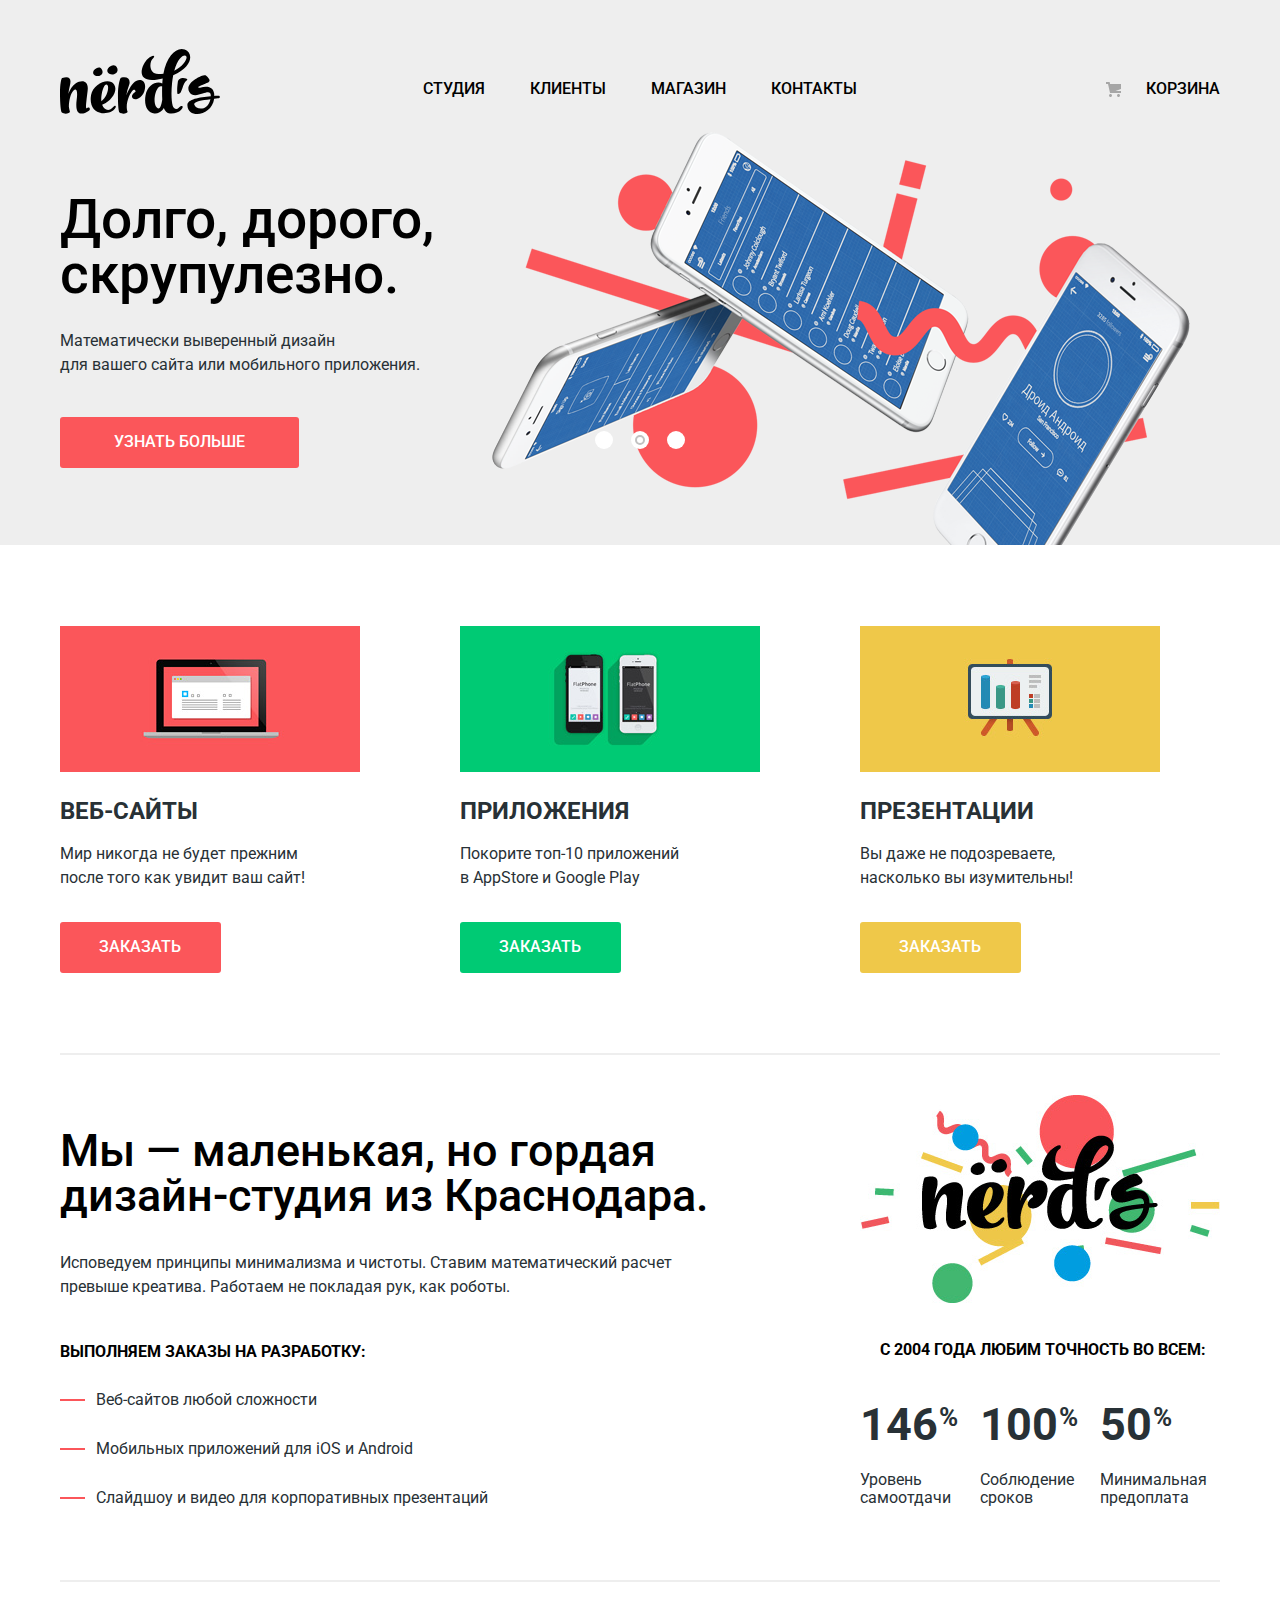
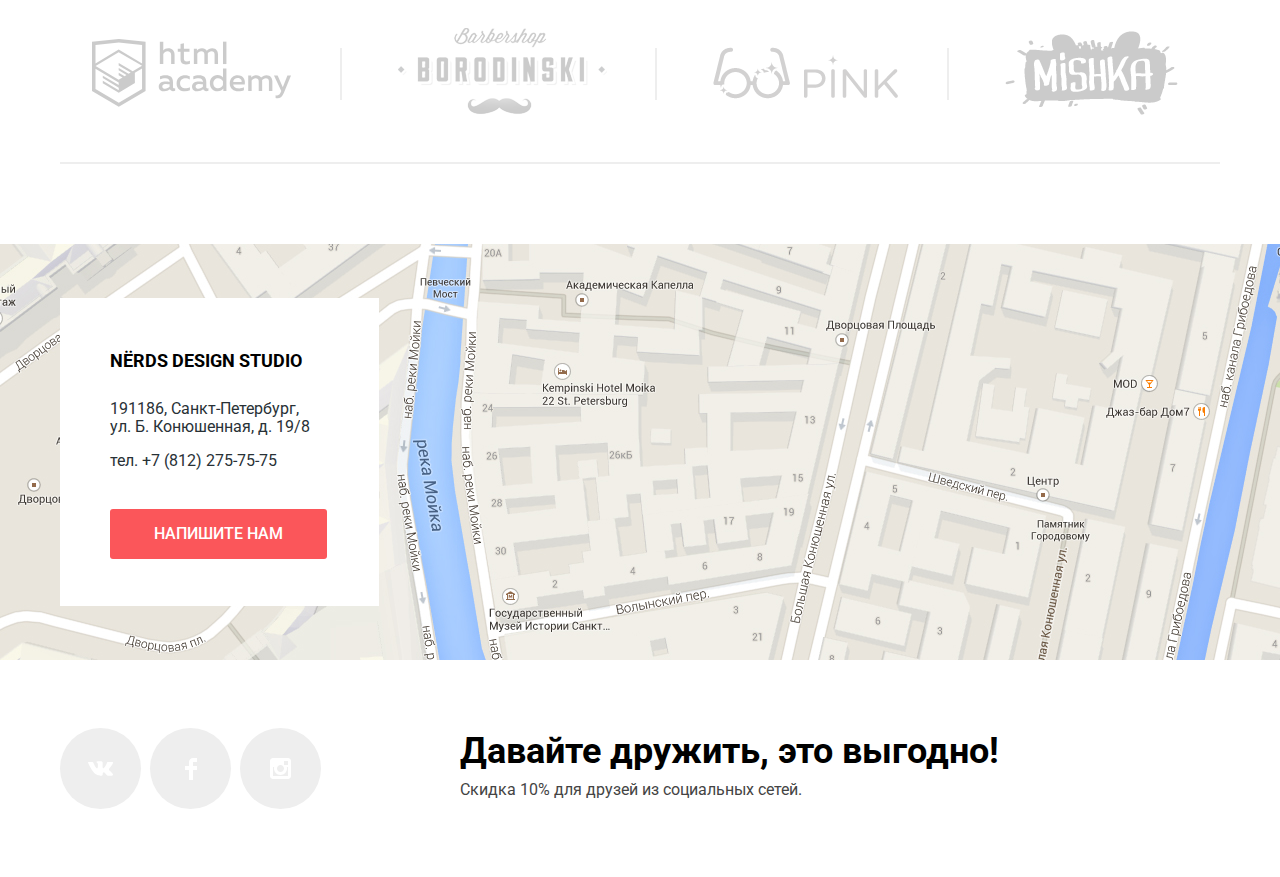
<file: index.html>
<!DOCTYPE html>
<html lang="ru">

<head>
  <meta charset="utf-8">
  <title>HTML Academy: Нёрдс</title>
  <link rel="icon" href="favicon.ico">
  <link rel="icon" href="img/32.svg" type="image/svg+xml">
  <link rel="apple-touch-icon" href="img/180.png">
  <link rel="manifest" href="manifest.webmanifest">
  <link rel="stylesheet" href="css/normalize.css">
  <link rel="stylesheet" href="css/style.css">
  <link href="https://fonts.googleapis.com/css2?family=Roboto:wght@400;500;700&display=swap" rel="stylesheet">
</head>

<body class="page index-grid">
  <header class="header-grid">
    <div class="flex-container">
      <nav class="nav">
        <a class="link nav-logo" href="index.html" aria-current="page">
          <img src="img/nerds-logo.svg" width="160" height="66" alt="Логотип дизайн-студии Нёрдс">
        </a>
        <ul class="nav-list nav-main">
          <li><a class="nav-link" href="#nowhere">Cтудия</a></li>
          <li><a class="nav-link" href="#nowhere">Клиенты</a></li>
          <li><a class="nav-link" href="catalog.html">Магазин</a></li>
          <li><a class="nav-link" href="#nowhere">Контакты</a></li>
        </ul>
        <ul class="nav-list nav-user">
          <li><a class="nav-link nav-link-icon" href="#nowhere">Корзина</a></li>
        </ul>
      </nav>
    </div>
  </header>
  <main class="main-grid">
    <div class="slider-wrapper">
      <div class="slider-navigation">
        <button type="button" aria-label="Первый слайд"></button>
        <button class="active-slide" type="button" aria-label="Второй слайд"></button>
        <button type="button" aria-label="Третий слайд"></button>
      </div>
      <div class="slider-visible">
        <div class="slider first-slide">
          <div class="slider-description">
            <p class="slider-main">Долго, дорого,<br> скрупулезно.</p>
            <p class="slider-text">Математически выверенный дизайн <br>для вашего сайта или мобильного приложения.</p>
            <a class="button link" href="#nowhere">Узнать больше</a>
          </div>
        </div>
      </div>
      <div class="slider-hidden">
        <div class="slider second-slide">
          <div class="slider-description">
            <p class="slider-main">Любим математику как никто другой</p>
            <p class="slider-text">Никакого креатива, только математические формулы <br> для расчета идеальных пропорций</p>
            <a class="button link" href="#nowhere">Узнать больше</a>
          </div>
        </div>
      </div>
      <div class="slider-hidden">
        <div class="slider third-slide">
          <div class="slider-description">
            <p class="slider-main">Только ночь, только хардкор</p>
            <p class="slider-text">Работать днем, как все? Мы против этого. <br> Ближе к полуночи работа только начинается.</p>
            <a class="button link" href="#nowhere">Узнать больше</a>
          </div>
        </div>
      </div>
    </div>
    <div class="flex-container">
      <h1 class="hidden">Дизайн-студия"Нёрдс"</h1>
      <div class="production-flex">
        <div class="production-item first-product">
          <h3 class="product">Веб-сайты</h3>
          <p>Мир никогда не будет прежним <br>после того как увидит ваш сайт!</p>
          <a class="button-site link" href="#nowhere">Заказать</a>
        </div>
        <div class="production-item second-product">
          <h3 class="product">Приложения</h3>
          <p>Покорите топ-10 приложений <br>в AppStore и Google Play</p>
          <a class="button-apps link" href="#nowhere">Заказать</a>
        </div>
        <div class="production-item third-product">
          <h3 class="product">Презентации</h3>
          <p>Вы даже не подозреваете,<br> насколько вы изумительны! </p>
          <a class="button-presentation link" href="#nowhere">Заказать</a>
        </div>
      </div>
      <div class="description-wrapper">
        <article class="descripton-flex-article">
          <p class="we-are">Мы — маленькая, но гордая дизайн-студия из Краснодара.</p>
          <p>Исповедуем принципы минимализма и чистоты. Ставим математический расчет превыше креатива. Работаем не покладая рук, как роботы.</p>
          <h3 class="about-article">Выполняем заказы на разработку:</h3>
          <ul class="feature-list">
            <li>Веб-сайтов любой сложности</li>
            <li>Мобильных приложений для iOS и Android</li>
            <li>Слайдшоу и видео для корпоративных презентаций</li>
          </ul>
        </article>
        <section class="description-flex-section">
          <img class="description-logo" src="img/nerds-illustration1.svg" alt="Логотип дизайн-студии Нёрдс" width="360" height="208">
          <p class="about">C 2004 года любим точность во всем:</p>
          <ul class="num-we-ul">
            <li class="we-are-li">
              <p class="num-we-are">146<span>%</span></p>
              <p class="num-description">Уровень самоотдачи</p>
            </li>
            <li class="we-are-li">
              <p class="num-we-are">100<span>%</span></p>
              <p class="num-description">Соблюдение сроков</p>
            </li>
            <li class="we-are-li">
              <p class="num-we-are">50<span>%</span></p>
              <p class="num-description">Минимальная предоплата</p>
            </li>
          </ul>
        </section>
      </div>
      <div class="partners">
        <div class="partners-item">
          <a href="https://htmlacademy.ru/intensive/htmlcss">
            <img src="img/htmlacalogo.svg" alt="HTML Academy" width="199" height="68">
          </a>
        </div>
        <div class="partners-item">
          <a href="#nowhere">
            <img src="img/borobarberlogo.svg" alt="Барбершоп Бородинский" width="209" height="90">
          </a>
        </div>
        <div class="partners-item">
          <a href="#nowhere">
            <img src="img/pinklogo.svg" alt="Pink" width="185" height="52">
          </a>
        </div>
        <div class="partners-item">
          <a href="#nowhere">
            <img src="img/mishkalogo.svg" alt="Mishka" width="173" height="84">
          </a>
        </div>
      </div>
    </div>
  </main>
  <footer class="footer-grid">
    <div class="relative-container">
      <div class="contact">
        <h2 class="about-article">NЁRDS DESIGN STUDIO</h2>
        <p class="contact-text">191186, Санкт-Петербург,<br>ул. Б. Конюшенная, д. 19/8</p>
        <a class="contact-tel" href="tel:+78122757575">тел. +7 (812) 275-75-75</a>
        <a class="button link contact-button" href="#nowhere">Напишите нам</a>
      </div>
    </div>
    <div class="contact-wrapper">
      <div class="map-bg">
        <iframe class="map-frame" src="https://yandex.ru/map-widget/v1/?um=constructor%3Adb77d1e84a5fc73fb3226b933257e547a4a69286e30585495268ab61ce74e3e4&amp;source=constructor"></iframe>
      </div>
    </div>
    <div class="flex-container">
      <div class="social-footer">
        <section class="icons-social-flex">
          <a class="social-icon" href="https://vk.com/htmlacademy">
            <img src="img/vk-ico.svg" alt="Вконтакте" width="26" height="15"></a>
          <a class="social-icon" href="https://www.facebook.com/htmlacademy/">
            <img src="img/fb-ico.svg" alt="Facebook" width="12" height="22"></a>
          <a class="social-icon" href="https://www.instagram.com/htmlacademy/">
            <img src="img/insta-ico.svg" alt="Instagram" width="21" height="21"></a>
        </section>
        <article class="social-description-article">
          <h2 class="social-header">Давайте дружить, это выгодно!</h2>
          <p class="social-description"> Скидка 10% для друзей из социальных сетей.</p>
        </article>
      </div>
    </div>
  </footer>
    <div class="modal-wrapper hidden">
      <div class="modal-form">
        <h2>Напишите нам</h2>
        <button type="button" class="modal-escape" aria-label="Закрыть форму обратной связи"></button>
        <form class="form-flex" method="GET" action="https://echo.htmlacademy.ru">
          <fieldset class="modal-fieldset">
            <legend>Ваше имя:</legend>
            <input class="name-form form-input" type="text" placeholder="Имя Фамилия" id="customer-name" name="name">
          </fieldset>
          <fieldset class="modal-fieldset">
            <legend>Ваш email:</legend>
            <input class="mail-form form-input" type="text" placeholder="email@example.com" id="customer-mail" name="mail">
          </fieldset>
          <fieldset class="modal-fieldset">
            <legend>Текст письма:</legend>
            <textarea class="text-form form-input" placeholder="В свободной форме" id="customer-text" name="text" cols="30" rows="10"></textarea>
          </fieldset>
          <button type="submit" class="button modal-button">Отправить</button>
        </form>
      </div>
    </div>
    <script src="js/script.js"></script>
</body>
</html>
</file>
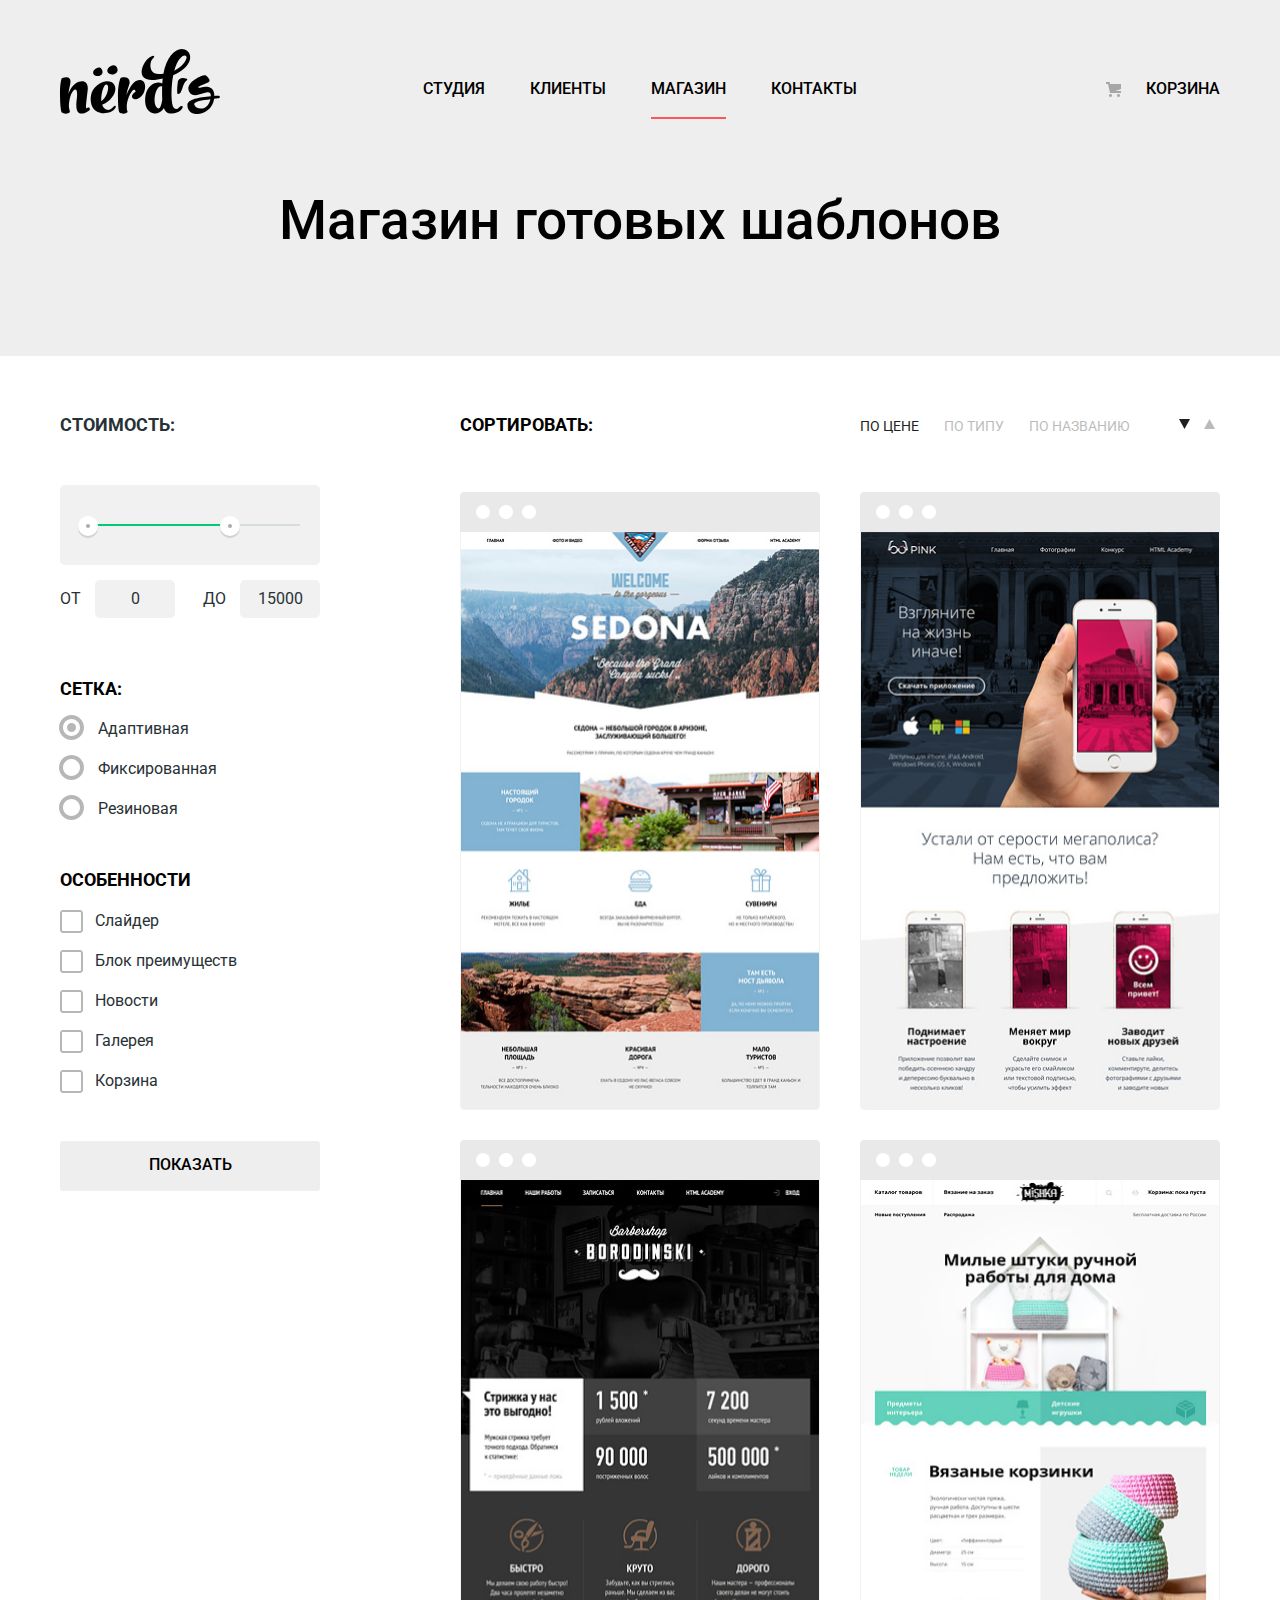
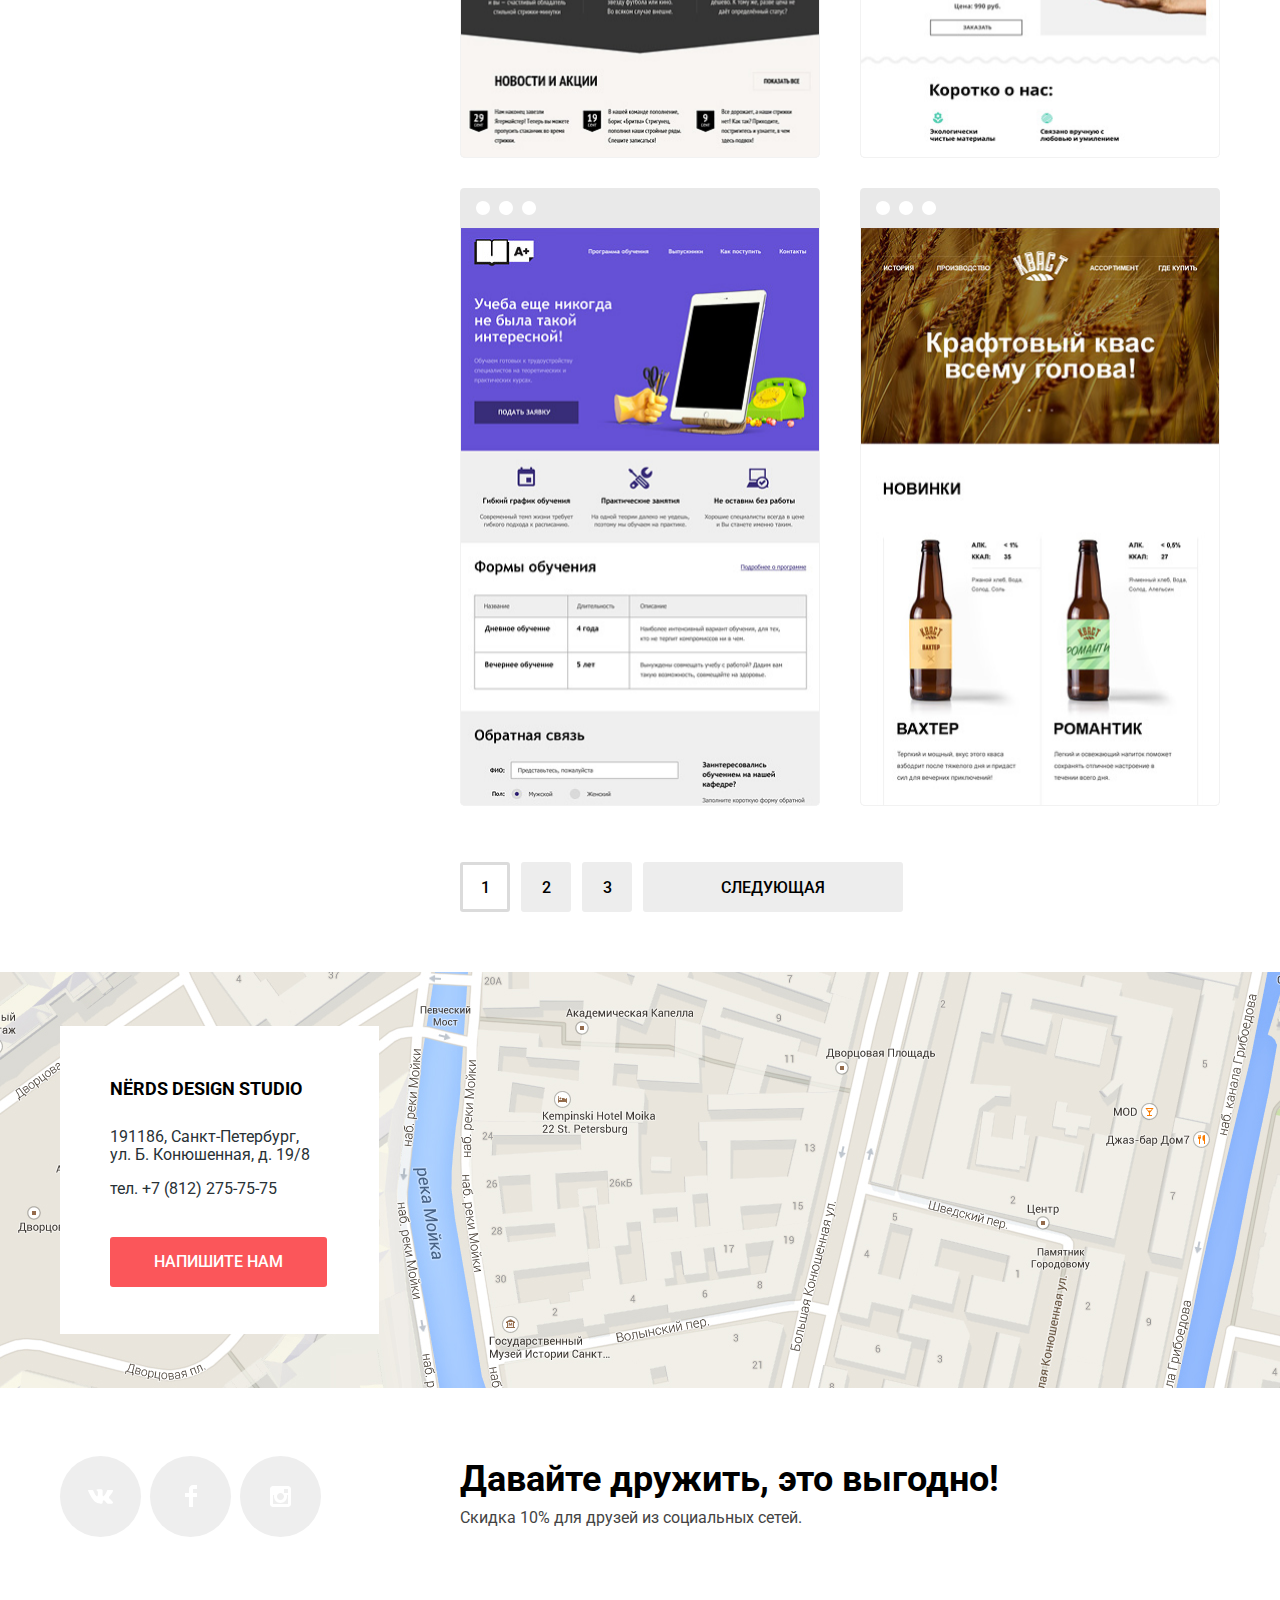
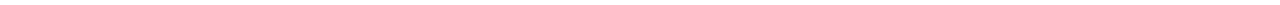
<file: catalog.html>
<!DOCTYPE html>
<html lang="ru">

<head>
  <meta charset="utf-8">
  <title>HTML Academy: Нёрдс</title>
  <link rel="icon" href="favicon.ico">
  <link rel="icon" href="img/32.svg" type="image/svg+xml">
  <link rel="apple-touch-icon" href="img/180.png">
  <link rel="manifest" href="manifest.webmanifest">
  <link rel="stylesheet" href="css/normalize.css">
  <link rel="stylesheet" href="css/style.min.css">
  <link href="https://fonts.googleapis.com/css2?family=Roboto:wght@400;500;700&display=swap" rel="stylesheet">
</head>

<body class="page index-grid">
  <header class="header-grid">
    <div class="flex-container">
      <nav class="nav">
        <a class="link nav-logo" href="index.html">
          <img src="img/nerds-logo.svg" width="160" height="66" alt="Логотип дизайн-студии Нёрдс">
        </a>
        <ul class="nav-list nav-main">
          <li><a class="nav-link" href="#nowhere">Cтудия</a></li>
          <li><a class="nav-link" href="#nowhere">Клиенты</a></li>
          <li><a class="nav-link" href="catalog.html" aria-current="page">Магазин</a></li>
          <li><a class="nav-link" href="#nowhere">Контакты</a></li>
        </ul>
        <ul class="nav-list nav-user">
          <li><a class="nav-link nav-link-icon" href="#nowhere">Корзина</a></li>
        </ul>
      </nav>
      <h1 class="page-description">Магазин готовых шаблонов</h1>
    </div>
  </header>

  <main class="catalog-main-grid">
    <aside class="aside-flex">
      <form method="GET" action="https://echo.htmlacademy.ru">
        <fieldset class="filter-item">
          <legend>Стоимость:</legend>
          <div class="range-filter">
            <div class="range-controls">
              <div class="scale">
                <div class="bar"></div>
              </div>
              <div class="toggle toggle-min"></div>
              <div class="toggle toggle-max"></div>
            </div>
            <div class="price-controls">
              <label class="min-price">
            от <input class="clear-input" type="number" name="min-price" value="0">
          </label>
              <label class="max-price">
            до <input class="clear-input" type="number" name="max-price" value="15000">
          </label>
            </div>
          </div>
        </fieldset>
        <fieldset class="grid-field">
          <legend class="filter-legend">Сетка:</legend>
          <ul class="grid">
            <li>
              <input class="radio-button" type="radio" name="grid_type" value="adapt" id="grid_adapt" checked>
              <label for="grid_adapt">Адаптивная</label>
            </li>
            <li>
              <input class="radio-button" type="radio" name="grid_type" value="fix" id="grid_fix">
              <label for="grid_fix">Фиксированная</label>
            </li>
            <li>
              <input class="radio-button" type="radio" name="grid_type" value="flex" id="grid_flex">
              <label for="grid_flex">Резиновая</label>
            </li>
          </ul>
        </fieldset>
        <fieldset class="filter-item specs">
          <legend class="filter-legend">Особенности</legend>
          <ul class="specs-check">
            <li>
              <input class="check-box" type="checkbox" name="slider" value="slider" id="specs_slider">
              <label for="specs_slider">Слайдер</label>
            </li>
            <li>
              <input class="check-box" type="checkbox" name="advantages" value="advantages" id="specs_adv">
              <label for="specs_adv">Блок преимуществ</label>
            </li>
            <li>
              <input class="check-box" type="checkbox" name="news" value="news" id="specs_news">
              <label for="specs_news">Новости</label>
            </li>
            <li>
              <input class="check-box" type="checkbox" name="gallery" value="gallery" id="specs_gallery">
              <label for="specs_gallery">Галерея</label>
            </li>
            <li>
              <input class="check-box" type="checkbox" name="bin" value="bin" id="specs_bin">
              <label for="specs_bin">Корзина</label>
            </li>
          </ul>
        </fieldset>
        <button class="submit" type="submit">Показать</button>
      </form>
    </aside>
    <section class="catalog-items shop-flex">
      <div class="filter-wrapper">
        <h2 class="sort-legend">Сортировать:</h2>
        <div class="items-sorting">
          <a>По цене</a>
          <a href="#nowhere">По типу</a>
          <a href="#nowhere">По названию</a>
          <div class="directions">
          <a class="arrow-down"></a>
          <a class="arrow-up" href="#nowhere"></a>
        </div>
        </div>
      </div>
      <h2 class="hidden">Шаблоны сайтов</h2>
      <div class="catalog-page">
        <div class="catalog-item">
          <div class="item-info">
            <a class="link" href="#nowhere">
              <h3>Sedona</h3>
            </a>
            <p>Информационный сайт <br> для туристов</p>
            <button type="button" class="item-button">9 900 ₽</button>
          </div>
          <img class="item-img" src="img/sedona.png" width="358" height="578" alt="SEDONA">
        </div>
        <div class="catalog-item">
          <div class="item-info">
            <a class="link" href="#nowhere">
              <h3>Pink App</h3>
            </a>
            <p>Продуктовый лендинг приложения для iOS и Android</p>
            <button type="button" class="item-button">9 900 ₽</button>
          </div>
          <img class="item-img" src="img/pink.png" width="358" height="578" alt="Pink">
        </div>
        <div class="catalog-item">
          <div class="item-info">
            <a class="link" href="#nowhere">
              <h3>Barbershop</h3>
            </a>
            <p>Сайт салона красоты. <br> Для мужчин, да.</p>
            <button type="button" class="item-button">9 900 ₽</button>
          </div>
          <img class="item-img" src="img/barbershop.png" width="358" height="578" alt="Barbershop">
        </div>
        <div class="catalog-item">
          <div class="item-info">
            <a class="link" href="#nowhere">
              <h3>MISHKA</h3>
            </a>
            <p>Интернет-магазин <br> вязаных игрушек</p>
            <button type="button" class="item-button">9 900 ₽</button>
          </div>
          <img class="item-img" src="img/mishka.png" width="358" height="578" alt="Mishka">
        </div>
        <div class="catalog-item">
          <div class="item-info">
            <a class="link" href="#nowhere">
              <h3>A Plus</h3>
            </a>
            <p>Лендинг курсов повышения квалификации</p>
            <button type="button" class="item-button">9 900 ₽</button>
          </div>
          <img class="item-img" src="img/aplus.png" width="358" height="578" alt="APlus">
        </div>
        <div class="catalog-item">
          <div class="item-info">
            <a class="link" href="#nowhere">
              <h3>КВАСТ</h3>
            </a>
            <p>Промо-сайт производителя <br> крафтового кваса</p>
            <button type="button" class="item-button">9 900 ₽</button>
          </div>
          <img class="item-img" src="img/kvast.png" width="358" height="578" alt="Kvast">
        </div>
      </div>
      <ul class="pagination-list">
        <li class="current-list">
          <a class="link">1</a>
        </li>
        <li>
          <a class="link" href="#nowhere">2</a>
        </li>
        <li>
          <a class="link" href="#nowhere">3</a>
        </li>
        <li>
          <a class="further-list link" href="#nowhere">Следующая</a>
        </li>
      </ul>
    </section>
  </main>
  <footer class="footer-grid">
    <div class="relative-container">
      <div class="contact">
        <h2 class="about-article">NЁRDS DESIGN STUDIO</h2>
        <p class="contact-text">191186, Санкт-Петербург,<br>ул. Б. Конюшенная, д. 19/8</p>
        <a class="contact-tel" href="tel:+78122757575">тел. +7 (812) 275-75-75</a>
        <a class="button link contact-button" href="#nowhere">Напишите нам</a>
      </div>
    </div>
    <div class="contact-wrapper">
      <div class="map-bg">
        <iframe class="map-frame" src="https://yandex.ru/map-widget/v1/?um=constructor%3Adb77d1e84a5fc73fb3226b933257e547a4a69286e30585495268ab61ce74e3e4&amp;source=constructor"></iframe>
      </div>
    </div>
    <div class="flex-container">
      <div class="social-footer">
        <section class="icons-social-flex">
          <a class="social-icon" href="https://vk.com/htmlacademy">
            <img src="img/vk-ico.svg" alt="Вконтакте" width="26" height="15"></a>
          <a class="social-icon" href="https://www.facebook.com/htmlacademy/">
            <img src="img/fb-ico.svg" alt="Facebook" width="12" height="22"></a>
          <a class="social-icon" href="https://www.instagram.com/htmlacademy/">
            <img src="img/insta-ico.svg" alt="Instagram" width="21" height="21"></a>
        </section>
        <article class="social-description-article">
          <h2 class="social-header">Давайте дружить, это выгодно!</h2>
          <p class="social-description"> Скидка 10% для друзей из социальных сетей.</p>
        </article>
      </div>
    </div>
  </footer>
  <div class="hidden">
    <div class="modal-wrapper">
      <div class="modal-form">
        <h2>Напишите нам</h2>
        <button type="button" class="modal-escape" aria-label="Закрыть форму обратной связи"></button>
        <form class="form-flex" method="GET" action="https://echo.htmlacademy.ru">
          <fieldset class="modal-fieldset">
            <legend>Ваше имя:</legend>
            <input class="name-form form-input" type="text" placeholder="Имя Фамилия" id="customer-name" name="name">
          </fieldset>
          <fieldset class="modal-fieldset">
            <legend>Ваш email:</legend>
            <input class="mail-form form-input" type="text" placeholder="email@example.com" id="customer-mail" name="mail">
          </fieldset>
          <fieldset class="modal-fieldset">
            <legend>Текст письма:</legend>
            <textarea class="text-form form-input" placeholder="В свободной форме" id="customer-text" name="text" cols="30" rows="10"></textarea>
          </fieldset>
          <button type="submit" class="button modal-button">Отправить</button>
        </form>
      </div>
    </div>
  </div>
</body>

</html>
</file>
<file: css/style.css>
:root {
  --background: #ffffff;
  --nav-color: #eeeeee;
  --non-basic-black: #283136;
  --basic-black: #000000;
  --active-black: rgba(0, 0, 0, 0.3);
  --red-nav: #FB565A;
  --hover-red-nav: #e74246;
  --active-red-nav: #D7373B;
  --green: #00CA74;
  --hover-green: #00BC6C;
  --active-green: #00AA62;
  --mustard: #EFC849;
  --hover-mustard: #EAB534;
  --active-mustard: #E5A722;
  --social: #444444;
  --shadow: rgba(0, 1, 1, 0.1);
  --grey: #A6A6A6;
  --input-border: #D7DCDE;
  --range: #f1f1f1;
  --input-grey: #ababab;
  --border-item: #f2f2f2;
  --input-shadow: #cfcfcf;
  --slider-active: #c1c1c1;
  --input-border-hover: #B4B9BB;
  --sorting-color: #231F20;
  --submit-hover: #dfdfdf;
  --submit-active: #d5d5d5;
  --contact-text: rgba(102, 102, 102, 1)
}


/* Global */

.page {
  min-width: 1200px;
  margin: 0;
  padding: 0;
  font-family: "Roboto", Verdana, sans-serif;
  font-size: 16px;
  line-height: 24px;
  font-weight: 400;
  color: var(--non-basic-black);
  background-color: var(--background);
}


li {
  list-style: none;
}

.slider-visible {
  display: block;
}

.slider-hidden {
  display: none;
}

.hidden {
display: none;
}

.show {
  display: block;
}

.link {
  text-decoration: none;
  text-transform: uppercase;
  font-weight: 500;
  line-height: 30px;
  background-color: transparent;
  line-height: 18px;
}
/* Grid */

.index-grid {
  min-height: 1vw;
  display: grid;
  grid-template-rows: min-content 1fr min-content;
}

.header-grid {
  grid-row: 1/1;
  justify-content: center;
  background-color: var(--nav-color);
}

.main-grid {
  grid-row: 2/2;
  display: flex;
  flex-direction: column;
  justify-content: center;
}

.footer-grid {
  grid-row: 3/3;
}

.catalog-main-grid {
  grid-row: 2/2;
  display: grid;
  grid-template-columns: 260px 760px;
  margin: 0 auto;
  gap: 140px;
  padding: 0 20px;
  width: 1160px;
}

.aside-grid {
  grid-column: 1/2;
  display: flex;
}

.catalog-items {
  grid-column: 2/3;
  display: flex;
}

.flex-container {
  margin: 0 auto;
  padding: 0 20px;
  width: 1160px;
  box-sizing: content-box;
}

.relative-container {
  margin: 0 auto;
  padding: 0 20px;
  width: 1160px;
  position: relative;
} 
.slider-wrapper {
  background-color: var(--nav-color);
  margin-top: -5px;
}

.slider-navigation {
  position: absolute;
  margin-top: 308px;
  width: 100%;
  display: flex;
  justify-content: center;
}

.slider-navigation button {
  list-style: none;
  height: 18px;
  width: 18px;
  background-color: var(--background);
  border-radius: 50%;
  margin: 9px;
  border: none;
}

.active-slide::before {
  position: absolute;
  content: "";
  margin-top: -5px;
  margin-left: -5px;
  width: 6px;
  height: 6px;
  border: 2px solid var(--slider-active);
  border-radius: 50%;
  z-index: 5;
}

.nav {
  display: grid;
  grid-template-columns: 1fr 2fr 1fr;
  gap: 40px;
  padding-top: 48px;
}

.nav-logo {
  justify-self: start;
}

.nav-main {
  justify-self: center;
}

.nav-user {
  justify-self: end;
}

.nav-list {
  display: flex;
  justify-content: center;
  flex-wrap: wrap;
  margin: 11px 0 0 -45px;
  padding: 0;
}

.nav-link {
  display: grid;
  grid-auto-flow: column;
  gap: 25px;
  margin-left: 45px;
  padding-top: 15px;
  padding-bottom: 15px;
  line-height: 30px;
  font-size: 16px;
  font-weight: 500;
  text-decoration: none;
  text-transform: uppercase;
  color: var(--basic-black);
}

.nav-link:hover {
  color: var(--red-nav);
}

.nav-link:active {
  color: var(--active-black);
}

.nav-link[aria-current="page"] {
  box-shadow: inset 0 -2px 0 0 var(--red-nav);
}

.nav-link-icon::before {
  content: "";
  align-self: center;
  width: 15px;
  height: 15px;
  background-image: url("../img/cart-icon.svg");
  background-repeat: no-repeat;
}

.arrow-up {
  padding: 5px;
  margin: 0;
  content: url(../img/icon-up-dir.svg);
}

.arrow-down {
  padding: 5px;
  margin: 0;
  content: url(../img/icon-down-dir.svg);
}

.production-flex {
  display: flex;
  flex-direction: row;
  max-width: 300px;
  justify-content: space-between;
  margin-top: 81px;
  margin-bottom: 77px;
}

.production-item {
  margin-right: 100px;
  width: 300px;
  height: 350px;
  display: block;
  background-position-x: left;
  background-position-y: top;
  background-repeat: no-repeat;
}

.first-product {
  background-image: url(../img/site.png);
}

.second-product {
  background-image: url(../img/app.png);
}

.third-product {
  background-image: url(../img/present.png);
}

.partners-item {
  display: flex;
  position: relative;
  align-items: center;
  justify-self: center;
}

.partners-item + .partners-item::before {
  content: "";
  position: absolute;
  height: 52px;
  width: 2px;
  background-color: var(--nav-color);
  margin-left: -58px;
  margin-top: 2px;
}

.partners {
  display: flex;
  border-top: var(--nav-color) 2px solid;
  border-bottom: var(--nav-color) 2px solid;
  padding-top: 46px;
  align-items: center;
  justify-content: space-between;
  padding-left: 32px;
  padding-right: 42px;
  padding-bottom: 44px;
  margin-bottom: 30px;
}

.partners a {
  opacity: 20%;
  display: flex;
  align-content: center;
  justify-content: center;
}

.partners-item img {
  display: flex;
  align-self: center;
  justify-self: center;
}

.partners a:hover {
  opacity: 100%;
}

.partners a:active {
  opacity: 10%;
}

.description-wrapper {
  display: flex;
  justify-content: space-between;
  height: 485px;
  flex-direction: row;
  border-top: var(--nav-color) 2px solid;
  padding-top: 40px;
  margin-bottom: 0;
}

.descripton-flex-article {
  width: 650px;
}

.descripton-flex-section {
  justify-content: center;
  align-content: center;
}

.description-logo {
  margin-left: 45px;
  margin-bottom: 12px;
}

.slider {
  margin-top: 0px;
  align-content: flex-start;
  justify-content: flex-start;
  display: flex;
  height: 431px;
  flex-direction: row;
  margin: 0 auto;
  padding: 0 20px;
  width: 1160px;
  box-sizing: content-box;
  background-repeat: no-repeat;
  background-position-x: 428px;
  background-position-y: -4px;
}


.aside-flex {
  display: flex;
  justify-content: flex-start;
  align-content: flex-start;
  flex-direction: column;
  padding-top: 6px;
}

.shop-flex {
  display: flex;
  justify-self: end;
  flex-wrap: wrap;
  flex-direction: column;
}

.filter-wrapper {
  display: flex;
  flex-wrap: wrap;
  align-items: center;
  margin-top: 40px;
  margin-bottom: 35px;
  justify-content: space-between;
}

.filter-wrapper a {
  text-align: end;
  margin-left: 25px;
}

.catalog-page {
  margin-top: 2px;
  display: grid;
  grid-template-columns: 1fr 1fr;
  column-gap: 40px;
  row-gap: 30px;
  margin-bottom: 40px;
}

.page-description {
  font-weight: 500;
  font-size: 55px;
  line-height: 100%;
  color: var(--basic-black);
  text-align: center;
  margin-bottom: 108px;
  margin-top: 74px;
}

.nav-center {
  text-align: center;
}

.num-we-ul {
  display: flex;
  flex-direction: row;
  align-items: flex-start;
}

.we-are-li {
  display: flex;
  flex-wrap: wrap;
  justify-content: start;
  width: 100px;
  margin-left: 5px;
  margin-top: 15px;
  padding-right: 15px;
}

.we-are-li p {
  margin: 0;
}

.feature-list {
  display: flex;
  flex-direction: column;
  gap:25px;
  padding-left: 34px;
  margin-top: 24px;
}

.feature-list li {
  padding-left: 2px;
}

.feature-list li::before {
  content: "";
  position: absolute;
  width: 25px;
  height: 2px;
  background-color: var(--red-nav);
  margin-top: 11px;
  margin-left: -36px;
}

.num-we-are span {
  font-size: 26px;
  line-height: 40px;
  align-content: start;
  margin-top: 4px;
  margin-left: 1px;
}

.catalog-item {
  box-sizing: border-box;
  display: grid;
  grid-template-columns: auto;
  grid-template-rows: 1fr min-content;
  background-image: url(../img/browser.svg);
  background-repeat: no-repeat;
  padding-top: 40px;
  border-top: 0px;
  border-bottom-left-radius: 5px;
  border-bottom-right-radius: 5px;
  overflow: auto;
}

.catalog-item:hover,
.catalog-item:focus-within {
  background-image: url(../img/browser-hover.svg);
  box-shadow: 0px 6px 15px rgba(0, 1, 1, 0.25);
}

.catalog-item a {
  text-align: center;
  color: var(--basic-black);
}

.catalog-item p {
  line-height: 18px;
  margin-top: 5px;
  text-align: center;
}


/* Кнопки */

.button {
  color: var(--background);
  background-color: var(--red-nav);
  border-radius: 3px;
  padding: 15px 54px 17px 54px;
  line-height: 18px;
  border: none;
  outline: none;
}

.button:hover {
  background-color: var(--hover-red-nav);
}

.button:active {
  background-color: var(--active-red-nav);
  box-shadow: inset 0px 3px 0px var(--shadow);
}

.button-site {
  color: var(--background);
  background-color: var(--red-nav);
  border-radius: 3px;
  padding: 15px 40px 17px 39px;
  line-height: 18px;
}

.button-site:hover {
  background-color: var(--hover-red-nav);
}

.button-site:active {
  background-color: var(--active-red-nav);
  box-shadow: inset 0px 3px 0px var(--shadow);
}

.button-apps {
  color: var(--background);
  background-color: var(--green);
  border-radius: 3px;
  padding: 15px 40px 17px 39px;
  line-height: 18px;
  margin-top: 49px;
}

.button-apps:hover {
  background-color: var(--hover-green);
}

.button-apps:active {
  background-color: var(--active-green);
  box-shadow: inset 0px 3px 0px var(--shadow);
}

.button-presentation {
  color: var(--background);
  background-color: var(--mustard);
  border-radius: 3px;
  padding: 15px 40px 17px 39px;
  line-height: 18px;
}

.button-presentation:hover {
  background-color: var(--hover-mustard);
}

.button-presentation:active {
  background-color: var(--active-mustard);
  box-shadow: inset 0px 3px 0px var(--shadow);
}

.slider-main {
  width: 538px;
  margin: 0;
  padding: 0;
  font-size: 55px;
  line-height: 55px;
  font-weight: 500;
  color: var(--basic-black);
  margin-top: 78px;
}

.first-slide .slider-text {
  margin-top: 27px;
  margin-bottom: 53px;
}

.second-slide .slider-text {
  margin-top: 40px;
  margin-bottom: 40px;
}

.third-slide .slider-text {
  margin-top: 40px;
  margin-bottom: 40px;
}

.product {
  margin-bottom: 10px;
  font-weight: 700;
  font-size: 24px;
  line-height: 30px;
  text-transform: uppercase;
  padding-top: 146px;
  width: 300px;
}

.production-item p {
  margin-bottom: 45px;
}

.about-article {
  font-size: 16px;
  line-height: 24px;
  margin-top: 41px;
  margin-left: 0;
  font-weight: 700;
  text-transform: uppercase;
  color: var(--basic-black);
  text-align: start;
}

.about {
  text-align: center;
  margin-left: 50px;
  font-weight: 700;
  text-transform: uppercase;
  color: var(--basic-black);
  text-align: center;
}

.we-are {
  margin-top: 33px;
  font-size: 45px;
  line-height: 100%;
  font-weight: 500;
  color: var(--basic-black);
  margin-bottom: 33px;
}

.num-we-are {
  font-size: 45px;
  line-height: 64px;
  font-weight: 700;
  display: flex;
}

.num-description {
  line-height: 18px;
  padding-top: 14px;
}

.social-header {
  margin-top: 27px;
  font-size: 36px;
  line-height: 100%;
  color: var(--basic-black);
  margin-bottom: 0;
}

.social-description {
  font-size: 16px;
  line-height: 22px;
  color: var(--social);
  margin-top: 10px;
}

.filter-legend {
  font-weight: 700;
  font-size: 18px;
  line-height: 30px;
  text-transform: uppercase;
  color: var(--basic-black);
  margin-bottom: -5px;
}

.sort-legend {
  font-weight: 700;
  font-size: 18px;
  line-height: 30px;
  text-transform: uppercase;
  color: var(--basic-black);
  margin-top: 14px;
}

.grid {
  font-size: 16px;
  line-height: 20px;
  padding-left: 38px;
}

.specs-check {
  font-size: 16px;
  line-height: 20px;
  padding-left: 38px;
  padding-top: 0px;
  margin-top: -1px;
  margin-bottom: 20px;
}

.submit {
  color: var(--basic-black);
  text-transform: uppercase;
  font-weight: 500;
  line-height: 18px;
  background-color: var(--nav-color);
  border-radius: 3px;
  padding: 15px 88px 17px 89px;
  line-height: 18px;
  border: none;
  outline: none;
  margin-top: 30px;
}

.submit:hover {
  background-color: var(--submit-hover);
}

.submit:active {
  box-shadow: 0px 3px 0px 0px rgba(0, 0, 0, 0.1) inset;
  background-color: var(--submit-active);
}


/* Input */

.check-box {
  position: absolute;
  width: 1px;
  height: 1px;
  margin: -1px;
  border: 0;
  padding: 0;
  white-space: nowrap;
  clip-path: inset(100%);
  clip: rect(0 0 0 0);
  overflow: hidden;
}

.radio-button {
  position: absolute;
  width: 1px;
  height: 1px;
  margin: -1px;
  border: 0;
  padding: 0;
  white-space: nowrap;
  clip-path: inset(100%);
  clip: rect(0 0 0 0);
  overflow: hidden;
}

.check-box label {
  position: relative;
  display: block;
  cursor: pointer;
  user-select: none;
}

.radio-button label {
  position: relative;
  display: block;
  cursor: pointer;
  user-select: none;
}

.check-box + label::before {
  position: absolute;
  content: "";
  width: 27px;
  height: 27px;
  opacity: 0.4;
  color: var(--background);
  margin-left: -37px;
  margin-top: -3px;
  background-image: url(../img/checkbox-off.svg);
  background-repeat: no-repeat;
}

.check-box:checked:hover + label::before,
.check-box:hover + label::before {
  opacity: 1;
}

.radio-button + label::before {
  position: absolute;
  content: "";
  width: 27px;
  height: 27px;
  opacity: 0.4;
  color: var(--background);
  margin-left: -40px;
  margin-top: -5px;
  background-image: url(../img/radio-off.svg);
  background-repeat: no-repeat;
}

.radio-button:hover + label::before,
.radio-button:checked:hover + label::before {
  opacity: 1;
}

.check-box:checked + label::before {
  position: absolute;
  content: "";
  width: 27px;
  height: 27px;
  opacity: 0.4;
  color: var(--background);
  margin-left: -37px;
  margin-top: -3px;
  background-image: url(../img/checkbox-on.svg);
  background-repeat: no-repeat;
}

.check-box:disabled + label,
.check-box:disabled + label::before {
  opacity: 0.3;
}

.radio-button:checked + label::before {
  position: absolute;
  content: "";
  width: 27px;
  height: 27px;
  opacity: 0.4;
  color: var(--background);
  margin-left: -40px;
  margin-top: -5px;
  background-image: url(../img/radio-on.svg);
  background-repeat: no-repeat;
}

.radio-button:disabled + label::before,
.radio-button:disabled + label::before {
  opacity: 0.3;
}

.input-number {
  width: 80px;
  height: 38px;
  border-radius: 3px;
  background-color: var(--nav-color);
  text-align: center;
  border: 0px;
  margin-left: 11px;
}

.filter-span {
  text-transform: uppercase;
}

.contact-wrapper {
  display: flex;
  height: 416px;
  margin-top: 50px;
  align-content: center;
  position: relative;
}

.map-bg{
  width: 100%;
  height: 416px;
  position: absolute;
  border: 0px;
  z-index: -1;
  background-image: url(../img/map.svg);
  background-position: center;
  background-repeat: no-repeat;
}

.map-frame {
  width: 100%;
  height: 416px;
  position: absolute;
  border: 0px;
  z-index: -1;
}

.map-marker {
  list-style: none;
  position: absolute;
  margin-left: 57%;
  margin-top: 6%;
}

.contact {
  z-index: 1;
  background-color: var(--background);
  flex-wrap: wrap;
  width: 319px;
  height: 308px;
  top: 104px;
  left: 20px;
  position: absolute ;
  display: flex;
  box-sizing: content-box;
  align-content: flex-start;
}

.contact h2 {
  font-size: 18px;
  line-height: 24px;
  margin-top: 51px;
  margin-left: 50px;
  margin-bottom: 11px;
  font-weight: 700;
  text-transform: uppercase;
  color: var(--basic-black);
}


.contact-text{
  margin-left: 50px;
  line-height: 18px;
}

.contact-tel {
color: var(--contact-textcon);
font-size: 16px;
line-height: 18px;
text-decoration: none;
margin-left: 50px;
margin-top: 0px;
margin-bottom: 39px;
}

.contact-button {
  padding-left: 44px;
  padding-right: 44px;
  margin-left: 50px;
  padding-top: 16px;
  padding-bottom: 16px;
  }

.social-footer {
  display: flex;
  flex-direction: row;
  justify-content: space-between;
  align-content: space-around;
}

.icons-social-flex {
  display: flex;
  margin-top: 68px;
  margin-bottom: 68px;
}

.icons-social-flex a {
  margin-right: 9px;
}

.social-description-article {
  margin-top: 46px;
  width: 760px;
}

.modal-wrapper {
  z-index: 10;
  width: 960px;
  height: 590px;
  top: 0;
  right: 0;
  bottom: 0;
  left: 0;
  z-index: 2;
  background-color: var(--background);
  box-shadow: 0px 20px 40px rgba(0, 0, 0, 0.4);
  margin: auto;
  position: fixed;
}

.modal-fieldset {
  padding: 0px;
  border: none;
}

.modal-form {
  margin-left: 100px;
  margin-top: 65px;
}

.form-flex {
  display: flex;
  flex-direction: row;
  flex-wrap: wrap;
}

.modal-form h2 {
  font-size: 45px;
  font-weight: 700;
  line-height: 53px;
  margin-bottom: 35px;
}

.modal-form legend {
  margin-bottom: 5px;
}

.form-input {
  border: 2px solid var(--input-border);
  border-radius: 3px;
  padding: 14px;
  box-sizing: border-box;
}

.form-input:hover,
.form-input:focus-within {
  border: 2px solid var(--input-border-hover);
}

.form-input:active {
  border: 2px solid var(--basic-black);
  border-radius: 3px;
}

.form-input-invalid {
  border: 2px solid var(--hover-red-nav);
  border-radius: 3px;
  padding: 14px;
  box-sizing: border-box;
}

.name-form {
  width: 360px;
  height: 50px;
  align-content: space-around;
  margin-right: 35px;
  margin-bottom: 32px;
}

.mail-form {
  width: 360px;
  height: 50px;
  padding-left: 16px;
  align-content: space-around;
}

.text-form {
  width: 760px;
  height: 120px;
  resize: none;
  align-content: flex-start;
  display: flex;
  padding-left: 16px;
  padding-top: 16px;
  margin-bottom: 44px;
}

.form-input::-webkit-input-placeholder {
  font-family: Roboto;
  font-size: 16px;
  line-height: 18px;
  opacity: 0.5;
}

.form-input-invalid::-webkit-input-placeholder {
  font-family: Roboto;
  font-size: 16px;
  line-height: 18px;
  opacity: 0.5;
  color: var(--hover-red-nav);
}

.form-input::-moz-placeholder {
  font-family: Roboto;
  font-size: 16px;
  line-height: 18px;
  opacity: 0.5;
}

.form-input-invalid::-moz-placeholder {
  margin-top: 10px;
  font-family: Roboto;
  font-size: 16px;
  line-height: 18px;
  opacity: 0.5;
  color: var(--hover-red-nav);
}

.modal-button {
  text-transform: uppercase;
  padding-left: 83px;
  padding-right: 83px;
}

.social-icon {
  display: flex;
  align-items: center;
  justify-content: center;
  width: 81px;
  height: 81px;
  background-color: var(--nav-color);
  border-radius: 50%;
}

.social-icon:hover {
  background-color: var(--hover-red-nav);
}

.social-icon:active {
  background-color: var(--active-red-nav);
  box-shadow: inset 0px 3px 0px 0px rgb(0, 1, 1, 0.1);
}

.social-icon:active img {
  opacity: 0.3;
}

.first-slide {
  background-image: url(../img/nerds-index-slide1.png);
  background-position-x: 418px;
  background-position-y: 0px;
}

.second-slide {
  background-image: url(../img/nerds-index-slide2.png);
  background-position-x: 417px;
  background-position-y: 0px;
}

.third-slide {
  background-image: url(../img/nerds-index-slide3.png);
  background-position-x: 417px;
  background-position-y: 0px;
}

.filter-item {
  margin-top: 51px;
  margin-left: 0px;
  margin-right: 0px;
  padding: 0px;
  border: none;
  width: 260px;
  justify-self: flex-start;
}

.grid-field {
  margin-top: 56px;
  margin-left: 0px;
  margin-right: 0px;
  padding: 0px;
  border: none;
  width: 260px;
  justify-self: flex-start;
}

.specs {
  margin-top: 33px;
}

.filter-item ul {
  padding: 5px 0 0 35px;
}

.grid li{
  margin-top: 20px;
}

.specs-check li{
  margin-top: 20px;
}

.range-filter {
  width: 260px;
  margin-top: 48px;
}

.filter-item legend {
  font-size: 18px;
  line-height: 24px;
  text-transform: uppercase;
  font-weight: 700;
}

.range-controls {
  position: relative;
  height: 41px;
  margin-bottom: 15px;
  padding-top: 39px;
  padding-right: 20px;
  padding-left: 20px;
  background-color: var(--range);
  border-radius: 5px;
}

.range-controls .scale {
  height: 2px;
  background: var(--input-border);
}

.range-controls .bar {
  width: 70%;
  height: 2px;
  background: var(--green);
}

.range-controls .toggle {
  position: absolute;
  top: 31px;
  left: 0;
  width: 4px;
  height: 4px;
  padding: 0;
  border: 8px solid var(--background);
  background-color: var(--input-grey);
  border-radius: 50%;
  box-shadow: 0 2px 1px 0 var(--input-shadow);
  cursor: pointer;
}

.range-controls .toggle-min {
  left: 18px;
}

.range-controls .toggle-max {
  left: 160px;
}

.price-controls {
  display: flex;
  justify-content: space-between;
}

.price-controls label {
  text-transform: uppercase;
  font-family: "Roboto", "Arial", sans-serif;
  font-size: 16px;
}

.price-controls input {
  width: 60px;
  padding: 10px;
  margin-left: 10px;
  text-align: center;
  color: var(--non-basic-black);
  border: none;
  border-radius: 5px;
  background-color: var(--range);
  font-family: inherit;
  font-size: inherit;
}

.item-img {
  box-sizing: border-box;
  display: flex;
  width: 360px;
  grid-column: 1 / -1;
  grid-row: 1 / -1;
  z-index: -1;
  border: solid 1px var(--border-item);
  border-top: 0px;
  border-bottom-left-radius: 5px;
  border-bottom-right-radius: 5px;
}

.item-info {
  grid-column: 1 / -1;
  grid-row: 2 / -1;
  display: flex;
  background-color: var(--nav-color);
  flex-direction: column;
  padding: 15px 52px 44px;
  width: 360px;
  min-height: 231px;
  max-height: 580px;
  align-self: flex-end;
  z-index: -1;
  box-sizing: border-box;
  overflow: auto;
}

.item-info a:hover {
  color: var(--red-nav)
}

.item-info a:active {
  color: var(--basic-black);
  opacity: 0.3;
}

.catalog-item:hover .item-info,
.catalog-item:focus-within .item-info {
  z-index: 3;
}

.item-button {
  color: var(--background);
  background-color: var(--red-nav);
  border-radius: 3px;
  padding-top: 15px;
  padding-bottom: 17px;
  line-height: 18px;
  border: none;
  outline: none;
  width: 200px;
  align-self: center;
  margin-top: 12px;
}

.item-button:hover {
  background-color: var(--hover-red-nav);
}

.item-button:active {
  background-color: var(--active-red-nav);
  box-shadow: inset 0px 3px 0px var(--shadow);
}

.social-shadow:active {
  opacity: 0.12;
}

.pagination-list {
  display: flex;
  flex-direction: row;
  padding-left: 0;
  gap: 11px;
  margin-bottom:10px;
}

.pagination-list a {
  box-sizing: border-box;
  display: inline-block;
  vertical-align: baseline;
  min-width: 50px;
  padding: 17px 20px 15px;
  font-size: 16px;
  line-height: 18px;
  text-align: center;
  text-decoration: none;
  border-radius: 3px;
  color: hsl(0deg 0% 0% / var(--text-o, 1));
  background-color: hsl(0deg 0% var(--bg-s, 93%) / var(--bg-o, 1));
  box-shadow: inset var(--shadow-offset-x, 0px) var(--shadow-offset-y, 0px) var(--shadow-blur-radius, 0px) var(--shadow-spread, 3px) hsl(0deg 0% var(--shadow-s, 86%) / var(--shadow-o, 0));
}

.pagination-list a:hover {
  --bg-s: 87%;
}

.pagination-list a:active {
  --text-o: 0.3;
  --bg-s: 84%;
  --shadow-offset-y: 3px;
  --shadow-spread: 0px;
  --shadow-s: 75%;
  --shadow-o: 1;
}

.current-list {
  --shadow-s: 86%;
  --shadow-o: 1;
  --bg-o: 0.0001;
}

.pagination-list a:focus {
  outline: 3px solid currentColor;
  outline-offset: 3px;
}

.further-list {
  width: 260px
}

.modal-escape {
  position: absolute;
  top: 80px;
  right: 90px;
  width: 21px;
  height: 21px;
  background-image: url("../img/close-cross.svg");
  background-repeat: no-repeat;
  border: 0;
  opacity: 0.3;
  z-index: 11;
}

.modal-escape:hover,
.modal-escape:focus {
  opacity: 1;
}

.modal-escape:active {
  opacity: 0.1;
}

.items-sorting {
  display: flex;
  flex-direction: row;
  justify-items: end;
  gap: 25px;
}

.items-sorting a{
padding-top:5px;
}

.directions {
padding-top: 5px;
margin-left: 19px;
}

.items-sorting a {
  color: var(--sorting-color);
  opacity: 0.3;
  text-transform: uppercase;
  text-decoration: none;
  font-size: 14px;
  line-height: 24px;
  margin: 0;
}

.items-sorting a:hover,
.items-sorting a:not([href]) {
  opacity: 1;
}

.clear-input::-webkit-outer-spin-button,
.clear-input::-webkit-inner-spin-button {
  -webkit-appearance: none;
  margin: 0;
}

.clear-input {
  -moz-appearance: textfield;
}
.clear-input:hover,
.clear-input:focus {
  -moz-appearance: number-input;
}
.clear-input::-webkit-inner-spin-button,
.clear-input::-webkit-outer-spin-button {
  -webkit-appearance: none;
  margin: 0;
}
</file>
<file: css/style.min.css>
:root{--background:#ffffff;--nav-color:#eeeeee;--non-basic-black:#283136;--basic-black:#000000;--active-black:rgba(0, 0, 0, 0.3);--red-nav:#FB565A;--hover-red-nav:#e74246;--active-red-nav:#D7373B;--green:#00CA74;--hover-green:#00BC6C;--active-green:#00AA62;--mustard:#EFC849;--hover-mustard:#EAB534;--active-mustard:#E5A722;--social:#444444;--shadow:rgba(0, 1, 1, 0.1);--grey:#A6A6A6;--input-border:#D7DCDE;--range:#f1f1f1;--input-grey:#ababab;--border-item:#f2f2f2;--input-shadow:#cfcfcf;--slider-active:#c1c1c1;--input-border-hover:#B4B9BB;--sorting-color:#231F20;--submit-hover:#dfdfdf;--submit-active:#d5d5d5;--contact-text:rgba(102, 102, 102, 1)}.page{min-width:1200px;margin:0;padding:0;font-family:Roboto,Verdana,sans-serif;font-size:16px;line-height:24px;font-weight:400;color:var(--non-basic-black);background-color:var(--background)}li{list-style:none}.slider-visible{display:block}.slider-hidden{display:none}.hidden{display:none;z-index:-4;}.link{text-decoration:none;text-transform:uppercase;font-weight:500;line-height:30px;background-color:transparent;line-height:18px}.index-grid{min-height:1vw;display:grid;grid-template-rows:min-content 1fr min-content}.header-grid{grid-row:1/1;justify-content:center;background-color:var(--nav-color)}.main-grid{grid-row:2/2;display:flex;flex-direction:column;justify-content:center}.footer-grid{grid-row:3/3}.catalog-main-grid{grid-row:2/2;display:grid;grid-template-columns:260px 760px;margin:0 auto;gap:140px;padding:0 20px;width:1160px}.aside-grid{grid-column:1/2;display:flex}.catalog-items{grid-column:2/3;display:flex}.flex-container{margin:0 auto;padding:0 20px;width:1160px;box-sizing:content-box}.relative-container{margin:0 auto;padding:0 20px;width:1160px;position:relative}.slider-wrapper{background-color:var(--nav-color);margin-top:-5px}.slider-navigation{position:absolute;margin-top:308px;width:100%;display:flex;justify-content:center}.slider-navigation button{list-style:none;height:18px;width:18px;background-color:var(--background);border-radius:50%;margin:9px;border:none}.active-slide::before{position:absolute;content:"";margin-top:-5px;margin-left:-5px;width:6px;height:6px;border:2px solid var(--slider-active);border-radius:50%;z-index:5}.nav{display:grid;grid-template-columns:1fr 2fr 1fr;gap:40px;padding-top:48px}.nav-logo{justify-self:start}.nav-main{justify-self:center}.nav-user{justify-self:end}.nav-list{display:flex;justify-content:center;flex-wrap:wrap;margin:11px 0 0 -45px;padding:0}.nav-link{display:grid;grid-auto-flow:column;gap:25px;margin-left:45px;padding-top:15px;padding-bottom:15px;line-height:30px;font-size:16px;font-weight:500;text-decoration:none;text-transform:uppercase;color:var(--basic-black)}.nav-link:hover{color:var(--red-nav)}.nav-link:active{color:var(--active-black)}.nav-link[aria-current=page]{box-shadow:inset 0 -2px 0 0 var(--red-nav)}.nav-link-icon::before{content:"";align-self:center;width:15px;height:15px;background-image:url(../img/cart-icon.svg);background-repeat:no-repeat}.arrow-up{padding:5px;margin:0;content:url(../img/icon-up-dir.svg)}.arrow-down{padding:5px;margin:0;content:url(../img/icon-down-dir.svg)}.production-flex{display:flex;flex-direction:row;max-width:300px;justify-content:space-between;margin-top:81px;margin-bottom:77px}.production-item{margin-right:100px;width:300px;height:350px;display:block;background-position-x:left;background-position-y:top;background-repeat:no-repeat}.first-product{background-image:url(../img/site.png)}.second-product{background-image:url(../img/app.png)}.third-product{background-image:url(../img/present.png)}.partners-item{display:flex;position:relative;align-items:center;justify-self:center}.partners-item+.partners-item::before{content:"";position:absolute;height:52px;width:2px;background-color:var(--nav-color);margin-left:-58px;margin-top:2px}.partners{display:flex;border-top:var(--nav-color) 2px solid;border-bottom:var(--nav-color) 2px solid;padding-top:46px;align-items:center;justify-content:space-between;padding-left:32px;padding-right:42px;padding-bottom:44px;margin-bottom:30px}.partners a{opacity:20%;display:flex;align-content:center;justify-content:center}.partners-item img{display:flex;align-self:center;justify-self:center}.partners a:hover{opacity:100%}.partners a:active{opacity:10%}.description-wrapper{display:flex;justify-content:space-between;height:485px;flex-direction:row;border-top:var(--nav-color) 2px solid;padding-top:40px;margin-bottom:0}.descripton-flex-article{width:650px}.descripton-flex-section{justify-content:center;align-content:center}.description-logo{margin-left:45px;margin-bottom:12px}.slider{margin-top:0;align-content:flex-start;justify-content:flex-start;display:flex;height:431px;flex-direction:row;margin:0 auto;padding:0 20px;width:1160px;box-sizing:content-box;background-repeat:no-repeat;background-position-x:428px;background-position-y:-4px}.aside-flex{display:flex;justify-content:flex-start;align-content:flex-start;flex-direction:column;padding-top:6px}.shop-flex{display:flex;justify-self:end;flex-wrap:wrap;flex-direction:column}.filter-wrapper{display:flex;flex-wrap:wrap;align-items:center;margin-top:40px;margin-bottom:35px;justify-content:space-between}.filter-wrapper a{text-align:end;margin-left:25px}.catalog-page{margin-top:2px;display:grid;grid-template-columns:1fr 1fr;column-gap:40px;row-gap:30px;margin-bottom:40px}.page-description{font-weight:500;font-size:55px;line-height:100%;color:var(--basic-black);text-align:center;margin-bottom:108px;margin-top:74px}.nav-center{text-align:center}.num-we-ul{display:flex;flex-direction:row;align-items:flex-start}.we-are-li{display:flex;flex-wrap:wrap;justify-content:start;width:100px;margin-left:5px;margin-top:15px;padding-right:15px}.we-are-li p{margin:0}.feature-list{display:flex;flex-direction:column;gap:25px;padding-left:34px;margin-top:24px}.feature-list li{padding-left:2px}.feature-list li::before{content:"";position:absolute;width:25px;height:2px;background-color:var(--red-nav);margin-top:11px;margin-left:-36px}.num-we-are span{font-size:26px;line-height:40px;align-content:start;margin-top:4px;margin-left:1px}.catalog-item{box-sizing:border-box;display:grid;grid-template-columns:auto;grid-template-rows:1fr min-content;background-image:url(../img/browser.svg);background-repeat:no-repeat;padding-top:40px;border-top:0;border-bottom-left-radius:5px;border-bottom-right-radius:5px;overflow:auto}.catalog-item:focus-within,.catalog-item:hover{background-image:url(../img/browser-hover.svg);box-shadow:0 6px 15px rgba(0,1,1,.25)}.catalog-item a{text-align:center;color:var(--basic-black)}.catalog-item p{line-height:18px;margin-top:5px;text-align:center}.button{color:var(--background);background-color:var(--red-nav);border-radius:3px;padding:15px 54px 17px 54px;line-height:18px;border:none;outline:0}.button:hover{background-color:var(--hover-red-nav)}.button:active{background-color:var(--active-red-nav);box-shadow:inset 0 3px 0 var(--shadow)}.button-site{color:var(--background);background-color:var(--red-nav);border-radius:3px;padding:15px 40px 17px 39px;line-height:18px}.button-site:hover{background-color:var(--hover-red-nav)}.button-site:active{background-color:var(--active-red-nav);box-shadow:inset 0 3px 0 var(--shadow)}.button-apps{color:var(--background);background-color:var(--green);border-radius:3px;padding:15px 40px 17px 39px;line-height:18px;margin-top:49px}.button-apps:hover{background-color:var(--hover-green)}.button-apps:active{background-color:var(--active-green);box-shadow:inset 0 3px 0 var(--shadow)}.button-presentation{color:var(--background);background-color:var(--mustard);border-radius:3px;padding:15px 40px 17px 39px;line-height:18px}.button-presentation:hover{background-color:var(--hover-mustard)}.button-presentation:active{background-color:var(--active-mustard);box-shadow:inset 0 3px 0 var(--shadow)}.slider-main{width:538px;margin:0;padding:0;font-size:55px;line-height:55px;font-weight:500;color:var(--basic-black);margin-top:78px}.first-slide .slider-text{margin-top:27px;margin-bottom:53px}.second-slide .slider-text{margin-top:40px;margin-bottom:40px}.third-slide .slider-text{margin-top:40px;margin-bottom:40px}.product{margin-bottom:10px;font-weight:700;font-size:24px;line-height:30px;text-transform:uppercase;padding-top:146px;width:300px}.production-item p{margin-bottom:45px}.about-article{font-size:16px;line-height:24px;margin-top:41px;margin-left:0;font-weight:700;text-transform:uppercase;color:var(--basic-black);text-align:start}.about{text-align:center;margin-left:50px;font-weight:700;text-transform:uppercase;color:var(--basic-black);text-align:center}.we-are{margin-top:33px;font-size:45px;line-height:100%;font-weight:500;color:var(--basic-black);margin-bottom:33px}.num-we-are{font-size:45px;line-height:64px;font-weight:700;display:flex}.num-description{line-height:18px;padding-top:14px}.social-header{margin-top:27px;font-size:36px;line-height:100%;color:var(--basic-black);margin-bottom:0}.social-description{font-size:16px;line-height:22px;color:var(--social);margin-top:10px}.filter-legend{font-weight:700;font-size:18px;line-height:30px;text-transform:uppercase;color:var(--basic-black);margin-bottom:-5px}.sort-legend{font-weight:700;font-size:18px;line-height:30px;text-transform:uppercase;color:var(--basic-black);margin-top:14px}.grid{font-size:16px;line-height:20px;padding-left:38px}.specs-check{font-size:16px;line-height:20px;padding-left:38px;padding-top:0;margin-top:-1px;margin-bottom:20px}.submit{color:var(--basic-black);text-transform:uppercase;font-weight:500;line-height:18px;background-color:var(--nav-color);border-radius:3px;padding:15px 88px 17px 89px;line-height:18px;border:none;outline:0;margin-top:30px}.submit:hover{background-color:var(--submit-hover)}.submit:active{box-shadow:0 3px 0 0 rgba(0,0,0,.1) inset;background-color:var(--submit-active)}.check-box{position:absolute;width:1px;height:1px;margin:-1px;border:0;padding:0;white-space:nowrap;clip-path:inset(100%);clip:rect(0 0 0 0);overflow:hidden}.radio-button{position:absolute;width:1px;height:1px;margin:-1px;border:0;padding:0;white-space:nowrap;clip-path:inset(100%);clip:rect(0 0 0 0);overflow:hidden}.check-box label{position:relative;display:block;cursor:pointer;user-select:none}.radio-button label{position:relative;display:block;cursor:pointer;user-select:none}.check-box+label::before{position:absolute;content:"";width:27px;height:27px;opacity:.4;color:var(--background);margin-left:-37px;margin-top:-3px;background-image:url(../img/checkbox-off.svg);background-repeat:no-repeat}.check-box:checked:hover+label::before,.check-box:hover+label::before{opacity:1}.radio-button+label::before{position:absolute;content:"";width:27px;height:27px;opacity:.4;color:var(--background);margin-left:-40px;margin-top:-5px;background-image:url(../img/radio-off.svg);background-repeat:no-repeat}.radio-button:checked:hover+label::before,.radio-button:hover+label::before{opacity:1}.check-box:checked+label::before{position:absolute;content:"";width:27px;height:27px;opacity:.4;color:var(--background);margin-left:-37px;margin-top:-3px;background-image:url(../img/checkbox-on.svg);background-repeat:no-repeat}.check-box:disabled+label,.check-box:disabled+label::before{opacity:.3}.radio-button:checked+label::before{position:absolute;content:"";width:27px;height:27px;opacity:.4;color:var(--background);margin-left:-40px;margin-top:-5px;background-image:url(../img/radio-on.svg);background-repeat:no-repeat}.radio-button:disabled+label::before{opacity:.3}.input-number{width:80px;height:38px;border-radius:3px;background-color:var(--nav-color);text-align:center;border:0;margin-left:11px}.filter-span{text-transform:uppercase}.contact-wrapper{display:flex;height:416px;margin-top:50px;align-content:center;position:relative}.map-bg{width:100%;height:416px;position:absolute;border:0;z-index:-1;background-image:url(../img/map.svg);background-position:center;background-repeat:no-repeat}.map-frame{width:100%;height:416px;position:absolute;border:0;z-index:-1}.map-marker{list-style:none;position:absolute;margin-left:57%;margin-top:6%}.contact{z-index:4;background-color:var(--background);flex-wrap:wrap;width:319px;height:308px;top:104px;left:20px;position:absolute;display:flex;box-sizing:content-box;align-content:flex-start}.contact h2{font-size:18px;line-height:24px;margin-top:51px;margin-left:50px;margin-bottom:11px;font-weight:700;text-transform:uppercase;color:var(--basic-black)}.contact-text{margin-left:50px;line-height:18px}.contact-tel{color:var(--contact-textcon);font-size:16px;line-height:18px;text-decoration:none;margin-left:50px;margin-top:0;margin-bottom:39px}.contact-button{padding-left:44px;padding-right:44px;margin-left:50px;padding-top:16px;padding-bottom:16px}.social-footer{display:flex;flex-direction:row;justify-content:space-between;align-content:space-around}.icons-social-flex{display:flex;margin-top:68px;margin-bottom:68px}.icons-social-flex a{margin-right:9px}.social-description-article{margin-top:46px;width:760px}.modal-wrapper{z-index:10;width:960px;height:590px;top:0;right:0;bottom:0;left:0;z-index:2;background-color:var(--background);box-shadow:0 20px 40px rgba(0,0,0,.4);margin:auto;position:fixed}.modal-fieldset{padding:0;border:none}.modal-form{margin-left:100px;margin-top:65px}.form-flex{display:flex;flex-direction:row;flex-wrap:wrap}.modal-form h2{font-size:45px;font-weight:700;line-height:53px;margin-bottom:35px}.modal-form legend{margin-bottom:5px}.form-input{border:2px solid var(--input-border);border-radius:3px;padding:14px;box-sizing:border-box}.form-input:focus-within,.form-input:hover{border:2px solid var(--input-border-hover)}.form-input:active{border:2px solid var(--basic-black);border-radius:3px}.form-input-invalid{border:2px solid var(--hover-red-nav);border-radius:3px;padding:14px;box-sizing:border-box}.name-form{width:360px;height:50px;align-content:space-around;margin-right:35px;margin-bottom:32px}.mail-form{width:360px;height:50px;padding-left:16px;align-content:space-around}.text-form{width:760px;height:120px;resize:none;align-content:flex-start;display:flex;padding-left:16px;padding-top:16px;margin-bottom:44px}.form-input::-webkit-input-placeholder{font-family:Roboto;font-size:16px;line-height:18px;opacity:.5}.form-input-invalid::-webkit-input-placeholder{font-family:Roboto;font-size:16px;line-height:18px;opacity:.5;color:var(--hover-red-nav)}.form-input::-moz-placeholder{font-family:Roboto;font-size:16px;line-height:18px;opacity:.5}.form-input-invalid::-moz-placeholder{margin-top:10px;font-family:Roboto;font-size:16px;line-height:18px;opacity:.5;color:var(--hover-red-nav)}.modal-button{text-transform:uppercase;padding-left:83px;padding-right:83px}.social-icon{display:flex;align-items:center;justify-content:center;width:81px;height:81px;background-color:var(--nav-color);border-radius:50%}.social-icon:hover{background-color:var(--hover-red-nav)}.social-icon:active{background-color:var(--active-red-nav);box-shadow:inset 0 3px 0 0 rgb(0,1,1,.1)}.social-icon:active img{opacity:.3}.first-slide{background-image:url(../img/nerds-index-slide1.png);background-position-x:418px;background-position-y:0}.second-slide{background-image:url(../img/nerds-index-slide2.png);background-position-x:417px;background-position-y:0}.third-slide{background-image:url(../img/nerds-index-slide3.png);background-position-x:417px;background-position-y:0}.filter-item{margin-top:51px;margin-left:0;margin-right:0;padding:0;border:none;width:260px;justify-self:flex-start}.grid-field{margin-top:56px;margin-left:0;margin-right:0;padding:0;border:none;width:260px;justify-self:flex-start}.specs{margin-top:33px}.filter-item ul{padding:5px 0 0 35px}.grid li{margin-top:20px}.specs-check li{margin-top:20px}.range-filter{width:260px;margin-top:48px}.filter-item legend{font-size:18px;line-height:24px;text-transform:uppercase;font-weight:700}.range-controls{position:relative;height:41px;margin-bottom:15px;padding-top:39px;padding-right:20px;padding-left:20px;background-color:var(--range);border-radius:5px}.range-controls .scale{height:2px;background:var(--input-border)}.range-controls .bar{width:70%;height:2px;background:var(--green)}.range-controls .toggle{position:absolute;top:31px;left:0;width:4px;height:4px;padding:0;border:8px solid var(--background);background-color:var(--input-grey);border-radius:50%;box-shadow:0 2px 1px 0 var(--input-shadow);cursor:pointer}.range-controls .toggle-min{left:18px}.range-controls .toggle-max{left:160px}.price-controls{display:flex;justify-content:space-between}.price-controls label{text-transform:uppercase;font-family:Roboto,Arial,sans-serif;font-size:16px}.price-controls input{width:60px;padding:10px;margin-left:10px;text-align:center;color:var(--non-basic-black);border:none;border-radius:5px;background-color:var(--range);font-family:inherit;font-size:inherit}.item-img{box-sizing:border-box;display:flex;width:360px;grid-column:1/-1;grid-row:1/-1;z-index:-1;border:solid 1px var(--border-item);border-top:0;border-bottom-left-radius:5px;border-bottom-right-radius:5px}.item-info{grid-column:1/-1;grid-row:2/-1;display:flex;background-color:var(--nav-color);flex-direction:column;padding:15px 52px 44px;width:360px;min-height:231px;max-height:580px;align-self:flex-end;z-index:-1;box-sizing:border-box;overflow:auto}.item-info a:hover{color:var(--red-nav)}.item-info a:active{color:var(--basic-black);opacity:.3}.catalog-item:focus-within .item-info,.catalog-item:hover .item-info{z-index:3}.item-button{color:var(--background);background-color:var(--red-nav);border-radius:3px;padding-top:15px;padding-bottom:17px;line-height:18px;border:none;outline:0;width:200px;align-self:center;margin-top:12px}.item-button:hover{background-color:var(--hover-red-nav)}.item-button:active{background-color:var(--active-red-nav);box-shadow:inset 0 3px 0 var(--shadow)}.social-shadow:active{opacity:.12}.pagination-list{display:flex;flex-direction:row;padding-left:0;gap:11px;margin-bottom:10px}.pagination-list a{box-sizing:border-box;display:inline-block;vertical-align:baseline;min-width:50px;padding:17px 20px 15px;font-size:16px;line-height:18px;text-align:center;text-decoration:none;border-radius:3px;color:hsl(0deg 0% 0% / var(--text-o,1));background-color:hsl(0deg 0% var(--bg-s,93%) / var(--bg-o,1));box-shadow:inset var(--shadow-offset-x,0) var(--shadow-offset-y,0) var(--shadow-blur-radius,0) var(--shadow-spread,3px) hsl(0deg 0% var(--shadow-s,86%) / var(--shadow-o,0))}.pagination-list a:hover{--bg-s:87%}.pagination-list a:active{--text-o:0.3;--bg-s:84%;--shadow-offset-y:3px;--shadow-spread:0px;--shadow-s:75%;--shadow-o:1}.current-list{--shadow-s:86%;--shadow-o:1;--bg-o:0.0001}.pagination-list a:focus{outline:3px solid currentColor;outline-offset:3px}.further-list{width:260px}.modal-escape{position:absolute;top:80px;right:90px;width:21px;height:21px;background-image:url(../img/close-cross.svg);background-repeat:no-repeat;border:0;opacity:.3;z-index:11}.modal-escape:focus,.modal-escape:hover{opacity:1}.modal-escape:active{opacity:.1}.items-sorting{display:flex;flex-direction:row;justify-items:end;gap:25px}.items-sorting a{padding-top:5px}.directions{padding-top:5px;margin-left:19px}.items-sorting a{color:var(--sorting-color);opacity:.3;text-transform:uppercase;text-decoration:none;font-size:14px;line-height:24px;margin:0}.items-sorting a:hover,.items-sorting a:not([href]){opacity:1}.clear-input::-webkit-inner-spin-button,.clear-input::-webkit-outer-spin-button{-webkit-appearance:none;margin:0}.clear-input{-moz-appearance:textfield}.clear-input:focus,.clear-input:hover{-moz-appearance:number-input}.clear-input::-webkit-inner-spin-button,.clear-input::-webkit-outer-spin-button{-webkit-appearance:none;margin:0}
</file>
